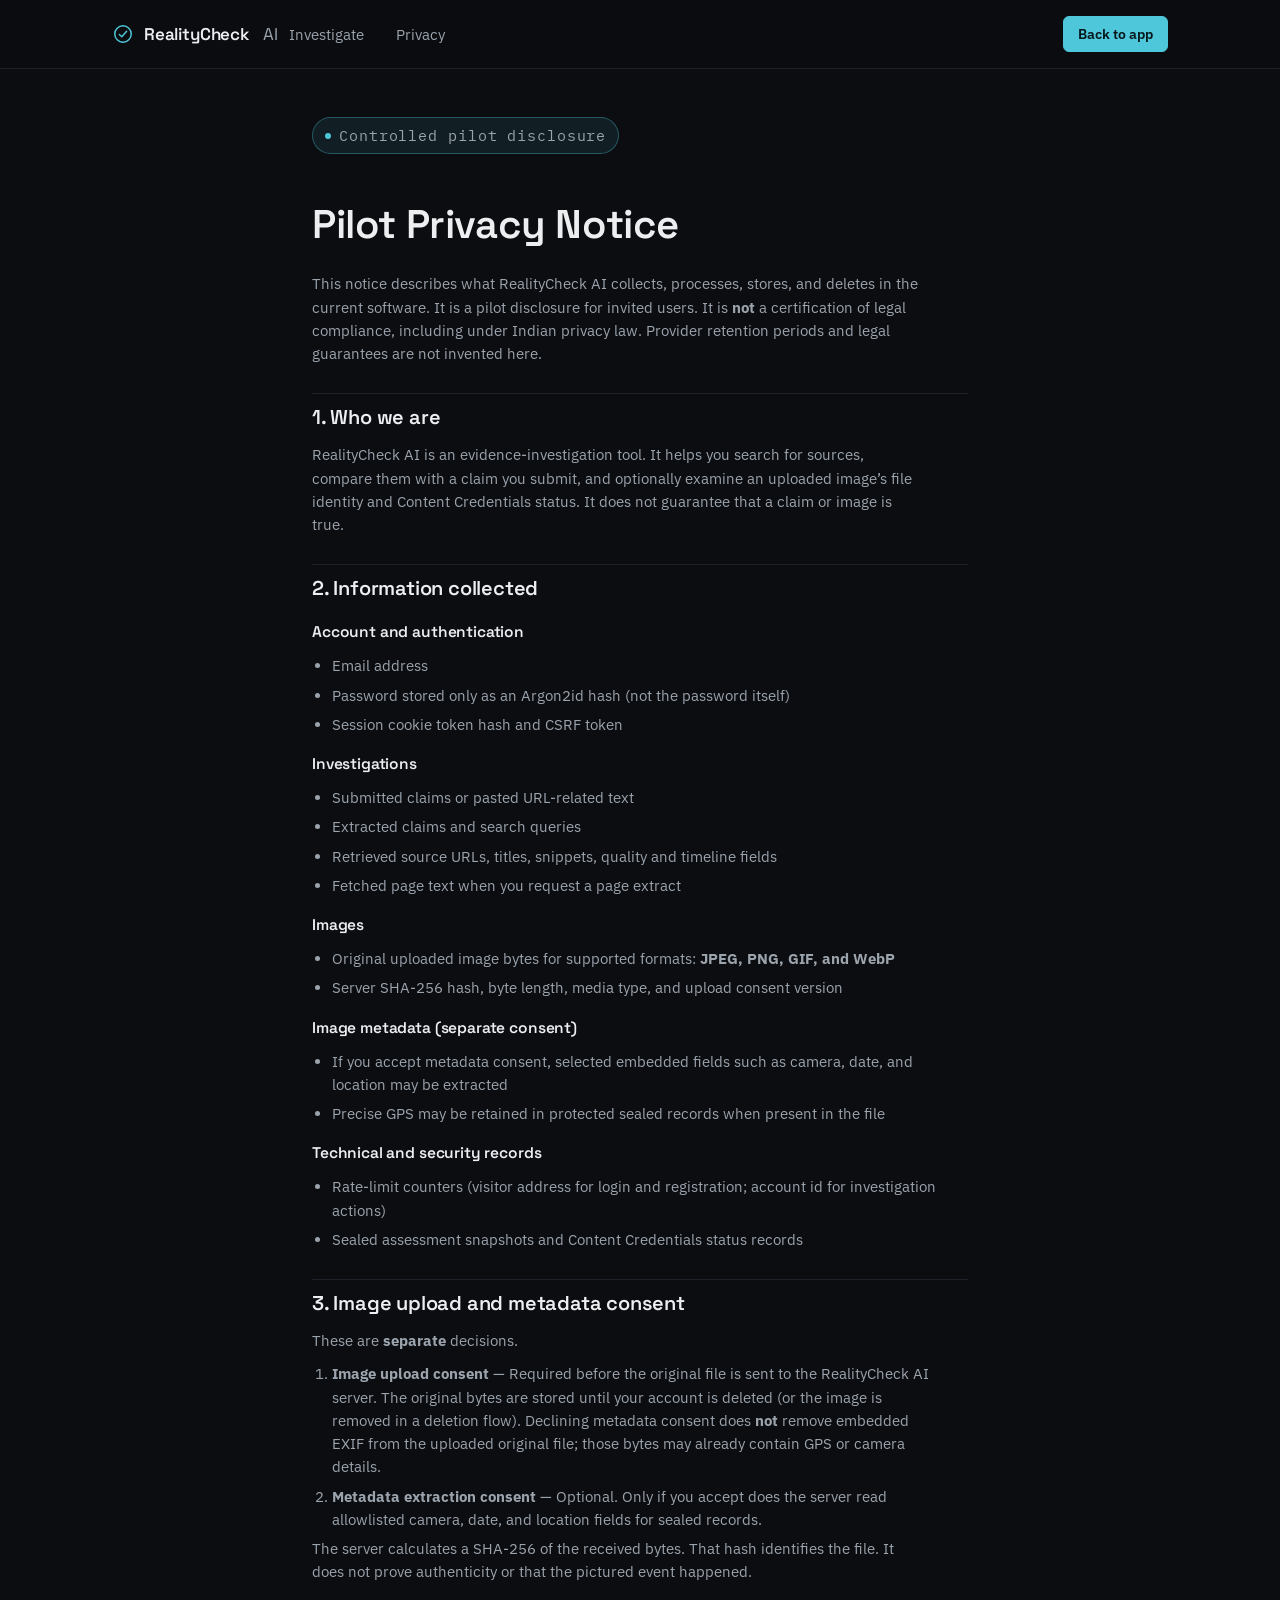
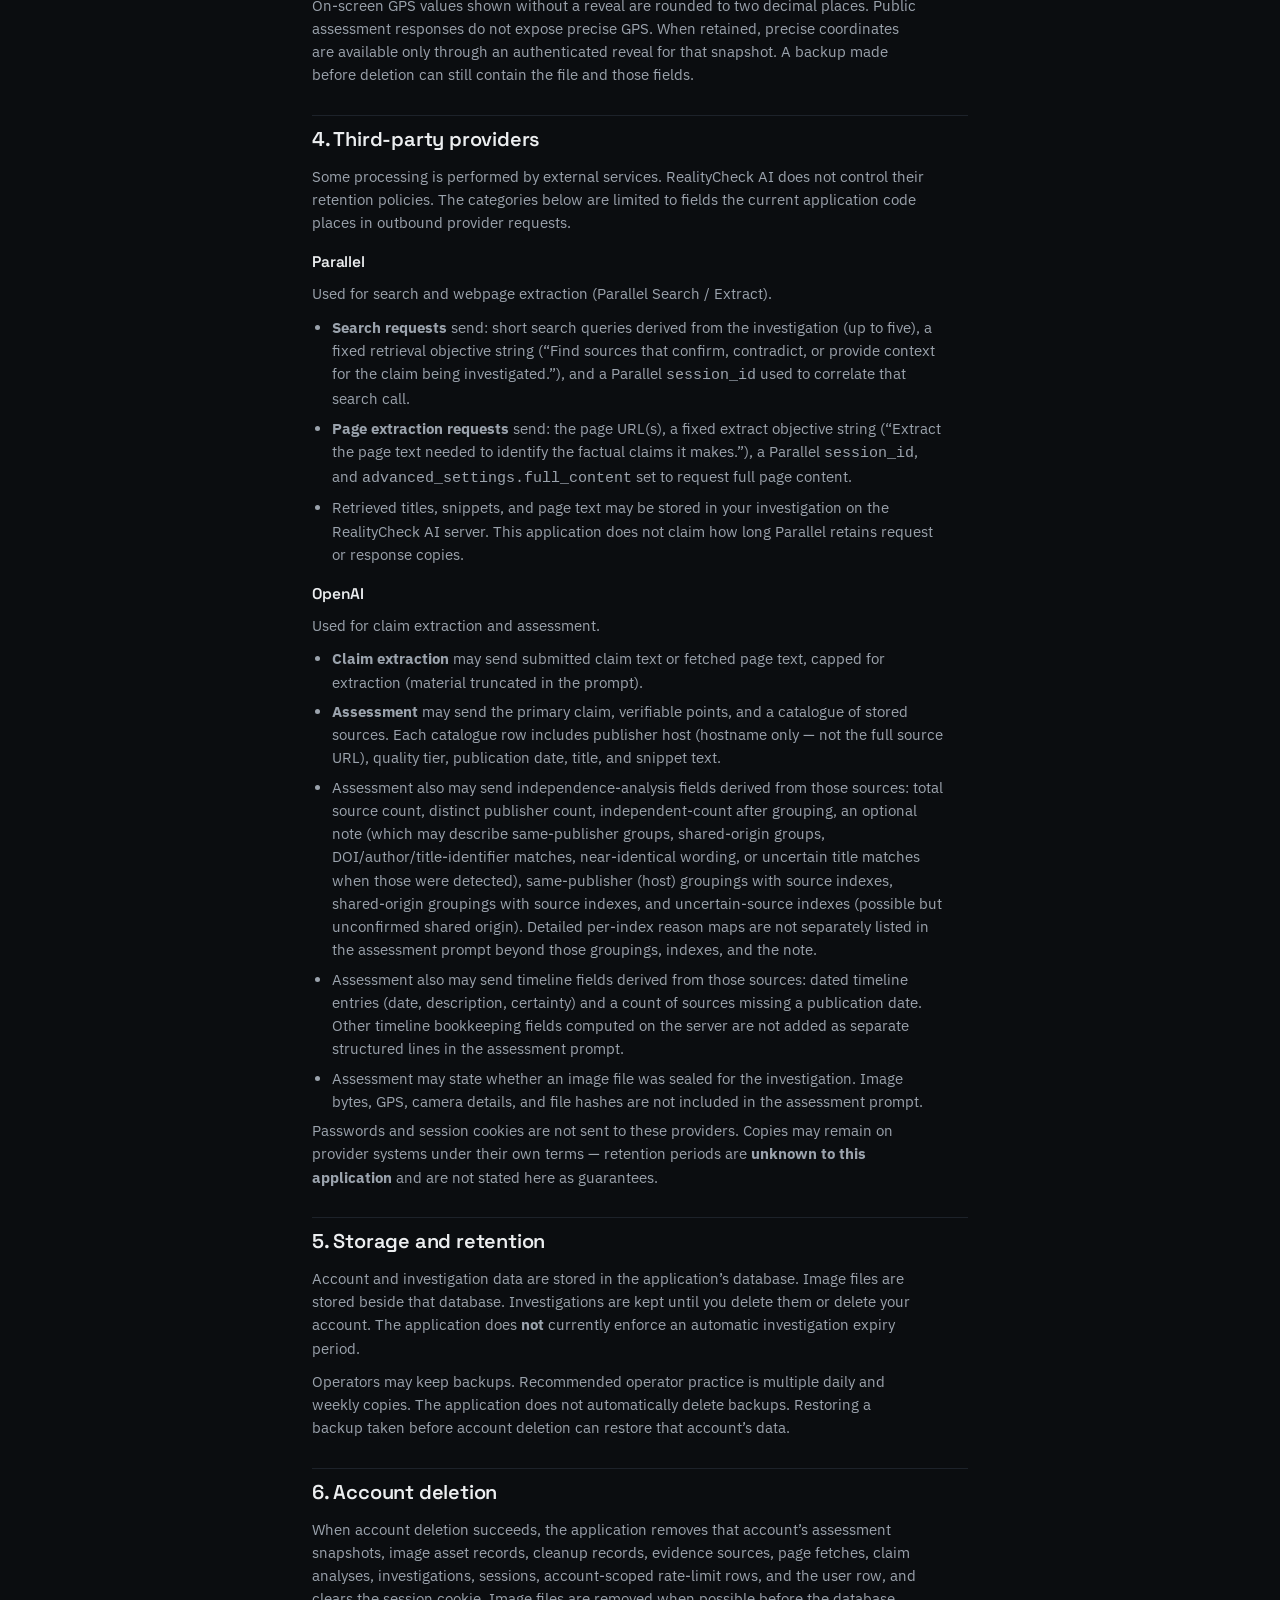
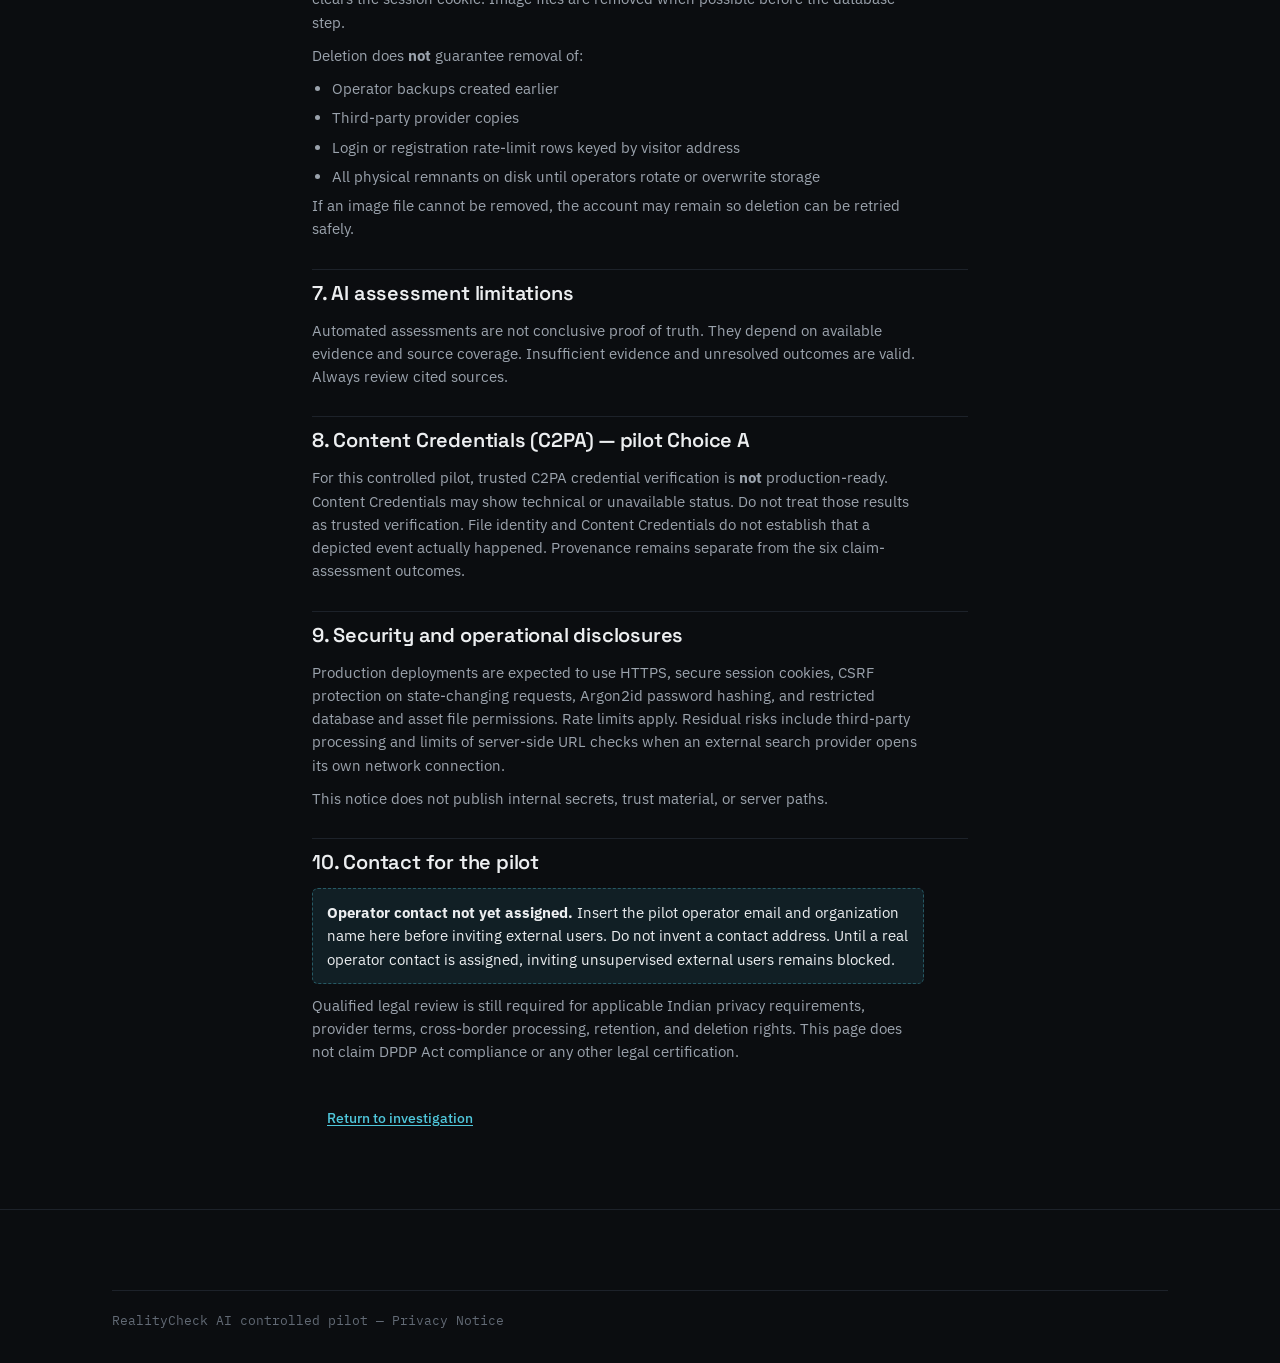
<file: frontend/privacy.html>
<!DOCTYPE html>
<html lang="en">
<head>
<meta charset="utf-8">
<meta name="viewport" content="width=device-width, initial-scale=1.0">
<title>Pilot Privacy Notice — RealityCheck AI</title>
<meta name="description" content="Privacy notice for the RealityCheck AI controlled pilot.">
<link rel="preconnect" href="https://fonts.googleapis.com">
<link rel="preconnect" href="https://fonts.gstatic.com" crossorigin>
<link href="https://fonts.googleapis.com/css2?family=Space+Grotesk:wght@400;500;600;700&family=IBM+Plex+Sans:wght@400;500;600&family=IBM+Plex+Mono:wght@400;500&display=swap" rel="stylesheet">
<link rel="stylesheet" href="styles.css">
</head>
<body>

<header class="nav">
  <div class="wrap nav-inner">
    <a href="index.html#top" class="logo" aria-label="RealityCheck AI home">
      <svg class="logo-mark" viewBox="0 0 24 24" fill="none" xmlns="http://www.w3.org/2000/svg" aria-hidden="true">
        <circle cx="12" cy="12" r="9" stroke="#4FC7DB" stroke-width="1.6"></circle>
        <path d="M8 12.5L10.7 15L16 9" stroke="#4FC7DB" stroke-width="1.6" stroke-linecap="round" stroke-linejoin="round"></path>
      </svg>
      RealityCheck<span style="color:var(--text-muted); font-weight:400;">&nbsp;AI</span>
    </a>
    <ul class="nav-links">
      <li><a href="index.html#investigate-panel">Investigate</a></li>
      <li><a href="privacy.html" aria-current="page">Privacy</a></li>
    </ul>
    <div class="nav-actions">
      <a href="index.html#investigate-panel" class="btn btn-primary btn-sm">Back to app</a>
    </div>
  </div>
</header>

<main class="privacy-page">
  <article class="wrap privacy-article">
    <p class="eyebrow"><span class="eyebrow-dot"></span>Controlled pilot disclosure</p>
    <h1>Pilot Privacy Notice</h1>
    <p class="privacy-lede">This notice describes what RealityCheck AI collects, processes, stores, and deletes in the current software. It is a pilot disclosure for invited users. It is <strong>not</strong> a certification of legal compliance, including under Indian privacy law. Provider retention periods and legal guarantees are not invented here.</p>

    <section>
      <h2>1. Who we are</h2>
      <p>RealityCheck AI is an evidence-investigation tool. It helps you search for sources, compare them with a claim you submit, and optionally examine an uploaded image’s file identity and Content Credentials status. It does not guarantee that a claim or image is true.</p>
    </section>

    <section>
      <h2>2. Information collected</h2>
      <h3>Account and authentication</h3>
      <ul>
        <li>Email address</li>
        <li>Password stored only as an Argon2id hash (not the password itself)</li>
        <li>Session cookie token hash and CSRF token</li>
      </ul>
      <h3>Investigations</h3>
      <ul>
        <li>Submitted claims or pasted URL-related text</li>
        <li>Extracted claims and search queries</li>
        <li>Retrieved source URLs, titles, snippets, quality and timeline fields</li>
        <li>Fetched page text when you request a page extract</li>
      </ul>
      <h3>Images</h3>
      <ul>
        <li>Original uploaded image bytes for supported formats: <strong>JPEG, PNG, GIF, and WebP</strong></li>
        <li>Server SHA-256 hash, byte length, media type, and upload consent version</li>
      </ul>
      <h3>Image metadata (separate consent)</h3>
      <ul>
        <li>If you accept metadata consent, selected embedded fields such as camera, date, and location may be extracted</li>
        <li>Precise GPS may be retained in protected sealed records when present in the file</li>
      </ul>
      <h3>Technical and security records</h3>
      <ul>
        <li>Rate-limit counters (visitor address for login and registration; account id for investigation actions)</li>
        <li>Sealed assessment snapshots and Content Credentials status records</li>
      </ul>
    </section>

    <section>
      <h2>3. Image upload and metadata consent</h2>
      <p>These are <strong>separate</strong> decisions.</p>
      <ol>
        <li><strong>Image upload consent</strong> — Required before the original file is sent to the RealityCheck AI server. The original bytes are stored until your account is deleted (or the image is removed in a deletion flow). Declining metadata consent does <strong>not</strong> remove embedded EXIF from the uploaded original file; those bytes may already contain GPS or camera details.</li>
        <li><strong>Metadata extraction consent</strong> — Optional. Only if you accept does the server read allowlisted camera, date, and location fields for sealed records.</li>
      </ol>
      <p>The server calculates a SHA-256 of the received bytes. That hash identifies the file. It does not prove authenticity or that the pictured event happened.</p>
      <p>On-screen GPS values shown without a reveal are rounded to two decimal places. Public assessment responses do not expose precise GPS. When retained, precise coordinates are available only through an authenticated reveal for that snapshot. A backup made before deletion can still contain the file and those fields.</p>
    </section>

    <section>
      <h2>4. Third-party providers</h2>
      <p>Some processing is performed by external services. RealityCheck AI does not control their retention policies. The categories below are limited to fields the current application code places in outbound provider requests.</p>
      <h3>Parallel</h3>
      <p>Used for search and webpage extraction (Parallel Search / Extract).</p>
      <ul>
        <li><strong>Search requests</strong> send: short search queries derived from the investigation (up to five), a fixed retrieval objective string (“Find sources that confirm, contradict, or provide context for the claim being investigated.”), and a Parallel <code>session_id</code> used to correlate that search call.</li>
        <li><strong>Page extraction requests</strong> send: the page URL(s), a fixed extract objective string (“Extract the page text needed to identify the factual claims it makes.”), a Parallel <code>session_id</code>, and <code>advanced_settings.full_content</code> set to request full page content.</li>
        <li>Retrieved titles, snippets, and page text may be stored in your investigation on the RealityCheck AI server. This application does not claim how long Parallel retains request or response copies.</li>
      </ul>
      <h3>OpenAI</h3>
      <p>Used for claim extraction and assessment.</p>
      <ul>
        <li><strong>Claim extraction</strong> may send submitted claim text or fetched page text, capped for extraction (material truncated in the prompt).</li>
        <li><strong>Assessment</strong> may send the primary claim, verifiable points, and a catalogue of stored sources. Each catalogue row includes publisher host (hostname only — not the full source URL), quality tier, publication date, title, and snippet text.</li>
        <li>Assessment also may send independence-analysis fields derived from those sources: total source count, distinct publisher count, independent-count after grouping, an optional note (which may describe same-publisher groups, shared-origin groups, DOI/author/title-identifier matches, near-identical wording, or uncertain title matches when those were detected), same-publisher (host) groupings with source indexes, shared-origin groupings with source indexes, and uncertain-source indexes (possible but unconfirmed shared origin). Detailed per-index reason maps are not separately listed in the assessment prompt beyond those groupings, indexes, and the note.</li>
        <li>Assessment also may send timeline fields derived from those sources: dated timeline entries (date, description, certainty) and a count of sources missing a publication date. Other timeline bookkeeping fields computed on the server are not added as separate structured lines in the assessment prompt.</li>
        <li>Assessment may state whether an image file was sealed for the investigation. Image bytes, GPS, camera details, and file hashes are not included in the assessment prompt.</li>
      </ul>
      <p>Passwords and session cookies are not sent to these providers. Copies may remain on provider systems under their own terms — retention periods are <strong>unknown to this application</strong> and are not stated here as guarantees.</p>
    </section>

    <section>
      <h2>5. Storage and retention</h2>
      <p>Account and investigation data are stored in the application’s database. Image files are stored beside that database. Investigations are kept until you delete them or delete your account. The application does <strong>not</strong> currently enforce an automatic investigation expiry period.</p>
      <p>Operators may keep backups. Recommended operator practice is multiple daily and weekly copies. The application does not automatically delete backups. Restoring a backup taken before account deletion can restore that account’s data.</p>
    </section>

    <section>
      <h2>6. Account deletion</h2>
      <p>When account deletion succeeds, the application removes that account’s assessment snapshots, image asset records, cleanup records, evidence sources, page fetches, claim analyses, investigations, sessions, account-scoped rate-limit rows, and the user row, and clears the session cookie. Image files are removed when possible before the database step.</p>
      <p>Deletion does <strong>not</strong> guarantee removal of:</p>
      <ul>
        <li>Operator backups created earlier</li>
        <li>Third-party provider copies</li>
        <li>Login or registration rate-limit rows keyed by visitor address</li>
        <li>All physical remnants on disk until operators rotate or overwrite storage</li>
      </ul>
      <p>If an image file cannot be removed, the account may remain so deletion can be retried safely.</p>
    </section>

    <section>
      <h2>7. AI assessment limitations</h2>
      <p>Automated assessments are not conclusive proof of truth. They depend on available evidence and source coverage. Insufficient evidence and unresolved outcomes are valid. Always review cited sources.</p>
    </section>

    <section>
      <h2>8. Content Credentials (C2PA) — pilot Choice A</h2>
      <p>For this controlled pilot, trusted C2PA credential verification is <strong>not</strong> production-ready. Content Credentials may show technical or unavailable status. Do not treat those results as trusted verification. File identity and Content Credentials do not establish that a depicted event actually happened. Provenance remains separate from the six claim-assessment outcomes.</p>
    </section>

    <section>
      <h2>9. Security and operational disclosures</h2>
      <p>Production deployments are expected to use HTTPS, secure session cookies, CSRF protection on state-changing requests, Argon2id password hashing, and restricted database and asset file permissions. Rate limits apply. Residual risks include third-party processing and limits of server-side URL checks when an external search provider opens its own network connection.</p>
      <p>This notice does not publish internal secrets, trust material, or server paths.</p>
    </section>

    <section>
      <h2>10. Contact for the pilot</h2>
      <p class="privacy-placeholder"><strong>Operator contact not yet assigned.</strong> Insert the pilot operator email and organization name here before inviting external users. Do not invent a contact address. Until a real operator contact is assigned, inviting unsupervised external users remains blocked.</p>
      <p>Qualified legal review is still required for applicable Indian privacy requirements, provider terms, cross-border processing, retention, and deletion rights. This page does not claim DPDP Act compliance or any other legal certification.</p>
    </section>

    <p class="privacy-back"><a class="btn btn-ghost btn-sm" href="index.html#investigate-panel">Return to investigation</a></p>
  </article>
</main>

<footer>
  <div class="wrap">
    <div class="footer-bottom">RealityCheck AI controlled pilot — Privacy Notice</div>
  </div>
</footer>

</body>
</html>
</file>
<file: frontend/styles.css>
:root { --bg: #0B0D10; --bg-elevated: #101318; --surface: #151920; --surface-2: #1A1F27; --border: #262B33; --border-soft: #1D222A; --text: #ECEEF0; --text-muted: #9BA3AD; --text-faint: #626A75; --accent: #4FC7DB; --accent-dim: #2E6E7A; --accent-soft: rgba(79,199,219,0.10); --accent-soft-border: rgba(79,199,219,0.35); --verified: #6FCF97; --partial: #E0B84C; --contradicted: #E0776C; --insufficient: #8A93A0; --manipulation: #B08CE0; --unresolved: #E08A4C; --radius-sm: 6px; --radius-md: 10px; --font-display: 'Space Grotesk', sans-serif; --font-body: 'IBM Plex Sans', sans-serif; --font-mono: 'IBM Plex Mono', monospace; --maxw: 1120px; }

* { box-sizing: border-box; }

html { scroll-behavior: smooth; }

body { margin: 0px; background: var(--bg); color: var(--text); font-family: var(--font-body); font-size: 16px; line-height: 1.55; -webkit-font-smoothing: antialiased; }

h1, h2, h3, h4 { font-family: var(--font-display); font-weight: 600; margin: 0px; letter-spacing: -0.01em; }

p { margin: 0px; }

a { color: inherit; }

button { font-family: inherit; }

img { max-width: 100%; display: block; }

::selection { background: var(--accent-soft-border); color: var(--text); }

:focus-visible { outline: 2px solid var(--accent); outline-offset: 2px; border-radius: 4px; }

.skip-link {
  position: absolute;
  left: 16px;
  top: -48px;
  z-index: 100;
  padding: 10px 14px;
  background: var(--accent);
  color: rgb(6, 23, 27);
  font-weight: 600;
  border-radius: var(--radius-sm);
  text-decoration: none;
}
.skip-link:focus {
  top: 12px;
  outline: 2px solid var(--text);
  outline-offset: 2px;
}

.wrap { max-width: var(--maxw); margin: 0px auto; padding: 0px 32px; }

@media (max-width: 640px) {
  .wrap { padding: 0px 20px; }
}

header.nav { position: sticky; top: 0px; z-index: 40; background: rgba(11, 13, 16, 0.82); backdrop-filter: blur(10px); border-bottom: 1px solid var(--border-soft); }

.nav-inner { display: flex; align-items: center; justify-content: space-between; height: 68px; gap: 12px; position: relative; }

.logo { display: flex; align-items: center; gap: 10px; font-family: var(--font-display); font-weight: 600; font-size: 17px; letter-spacing: -0.01em; text-decoration: none; color: var(--text); }

.logo-mark { width: 22px; height: 22px; flex-shrink: 0; }

.primary-nav { display: block; }

.nav-links { display: flex; gap: 32px; list-style: none; margin: 0px; padding: 0px; }

.nav-links a { text-decoration: none; color: var(--text-muted); font-size: 14.5px; transition: color 0.15s; }

.nav-links a:hover { color: var(--text); }

.nav-actions { display: flex; align-items: center; gap: 14px; margin-left: auto; }
#account-btn[hidden] { display: none !important; }

.nav-mobile-toggle {
  display: none;
  margin-left: auto;
  background: var(--surface-2);
  border: 1px solid var(--border);
  color: var(--text);
  font-size: 13.5px;
  font-weight: 500;
  padding: 8px 12px;
  border-radius: var(--radius-sm);
  cursor: pointer;
  min-height: 44px;
}

.btn { display: inline-flex; align-items: center; justify-content: center; gap: 8px; font-size: 14.5px; font-weight: 500; padding: 9px 18px; border-radius: var(--radius-sm); border: 1px solid var(--border); background: transparent; color: var(--text); cursor: pointer; text-decoration: none; transition: border-color 0.15s, background 0.15s, transform 0.1s; }

.btn:hover { border-color: rgb(58, 65, 76); background: var(--surface-2); }

.btn-primary { background: var(--accent); border-color: var(--accent); color: rgb(6, 23, 27); font-weight: 600; }

.btn-primary:hover { background: rgb(99, 210, 227); border-color: rgb(99, 210, 227); }

.btn-ghost { border-color: transparent; color: var(--text-muted); }

.btn-ghost:hover { color: var(--text); background: var(--surface); }

.btn-sm { padding: 7px 14px; font-size: 13.5px; }

.btn:active { transform: translateY(1px); }

@media (max-width: 780px) {
  .nav-mobile-toggle { display: inline-flex; align-items: center; }
  .nav-actions .btn-primary { display: none; }
  .primary-nav {
    display: none;
    position: absolute;
    left: 0;
    right: 0;
    top: 68px;
    background: rgba(11, 13, 16, 0.98);
    border-bottom: 1px solid var(--border);
    padding: 12px 20px 16px;
  }
  .primary-nav.is-open { display: block; }
  .nav-links {
    flex-direction: column;
    gap: 4px;
  }
  .nav-links a {
    display: flex;
    align-items: center;
    min-height: 44px;
    padding: 8px 4px;
  }
}

#screen-home.hidden, #screen-investigating.hidden, #screen-results.hidden { display: none; }

.hero { padding: 88px 0px 72px; text-align: center; }

.eyebrow { display: inline-flex; align-items: center; gap: 8px; font-family: var(--font-mono); font-size: 12px; letter-spacing: 0.06em; color: var(--accent); background: var(--accent-soft); border: 1px solid var(--accent-soft-border); padding: 6px 12px; border-radius: 100px; margin-bottom: 28px; }

.eyebrow-dot { width: 6px; height: 6px; border-radius: 50%; background: var(--accent); }

.hero h1 { font-size: clamp(34px, 5.2vw, 56px); line-height: 1.08; max-width: 760px; margin: 0px auto; color: var(--text); }

.hero-sub { max-width: 560px; margin: 22px auto 0px; color: var(--text-muted); font-size: 17px; }

.panel { max-width: 720px; margin: 48px auto 0px; background: linear-gradient(180deg, var(--surface), var(--bg-elevated)); border: 1px solid var(--border); border-radius: 16px; padding: 32px; text-align: left; box-shadow: rgba(0, 0, 0, 0.6) 0px 20px 60px -30px; }

.panel-title { font-size: 19px; margin-bottom: 18px; text-align: center; }

.panel-input-row { display: flex; flex-direction: column; gap: 12px; }

.field-label {
  display: block;
  margin: 0;
  font-size: 13.5px;
  font-weight: 600;
  color: var(--text);
}

.field-hint {
  margin: 0;
  font-size: 12.5px;
  line-height: 1.45;
  color: var(--text-muted);
  max-width: 68ch;
}

.field-hint code {
  font-family: var(--font-mono, ui-monospace, SFMono-Regular, Menlo, Consolas, monospace);
  font-size: 0.95em;
  color: var(--text);
}

.investigate-input { width: 100%; resize: none; background: var(--bg-elevated); border: 1px solid var(--border); border-radius: var(--radius-md); color: var(--text); font-family: var(--font-body); font-size: 15px; padding: 16px; min-height: 64px; transition: border-color 0.15s; }

.investigate-input::placeholder { color: var(--text-faint); }

.investigate-input:focus,
.investigate-input:focus-visible {
  border: 1px solid var(--accent);
  outline: 2px solid var(--accent);
  outline-offset: 2px;
  box-shadow: 0 0 0 3px var(--accent-soft);
}

.investigate-input.shake { animation: 0.35s ease 0s 1 normal none running shake; border-color: var(--contradicted); }

@keyframes shake { 
  25% { transform: translateX(-4px); }
  75% { transform: translateX(4px); }
}

.panel-tools { display: flex; gap: 10px; flex-wrap: wrap; }

.tool-btn { display: flex; align-items: center; gap: 8px; font-size: 13.5px; color: var(--text-muted); background: var(--surface-2); border: 1px solid var(--border); padding: 8px 14px; border-radius: 100px; cursor: pointer; transition: color 0.15s, border-color 0.15s; }

.tool-btn:hover { color: var(--text); border-color: rgb(58, 65, 76); }

.tool-btn svg { width: 14px; height: 14px; }

.panel-preview { display: flex; align-items: center; gap: 12px; background: var(--bg-elevated); border: 1px dashed var(--border); border-radius: var(--radius-md); padding: 10px 12px; }

.panel-preview img { width: 44px; height: 44px; object-fit: cover; border-radius: 6px; border: 1px solid var(--border); flex-shrink: 0; }

.panel-preview-text { font-size: 13px; color: var(--text-muted); }

.panel-preview-text strong { color: var(--text); font-weight: 500; }

.panel-preview-icon { width: 32px; height: 32px; flex-shrink: 0; display: flex; align-items: center; justify-content: center; border-radius: 6px; border: 1px solid var(--border); color: var(--text-faint); }

.panel-preview-icon svg { width: 16px; height: 16px; }

.panel-preview .preview-filled { display: none; align-items: center; gap: 12px; }

.panel-preview .preview-empty { display: flex; align-items: center; gap: 12px; }

.panel-preview.has-image .preview-empty { display: none; }

.panel-preview.has-image .preview-filled { display: flex; }

.panel-submit-row { display: flex; align-items: center; justify-content: space-between; gap: 16px; margin-top: 6px; }

.panel-hint { font-size: 13px; color: var(--text-faint); }

.check-actions { display: flex; flex-direction: column; align-items: flex-end; gap: 8px; max-width: min(100%, 320px); }

.consent-gate-hint {
  margin: 0;
  text-align: right;
  font-size: 12.5px;
  line-height: 1.45;
  color: var(--text-muted);
}

.consent-gate-hint[hidden] { display: none !important; }

.check-btn { padding: 12px 26px; font-size: 15px; border-radius: 100px; }

.check-btn.is-consent-blocked,
.check-btn[aria-disabled="true"] {
  opacity: 0.5;
  cursor: not-allowed;
  background: var(--surface-2);
  border-color: var(--border);
  color: var(--text-muted);
}

.check-btn.is-consent-blocked:hover,
.check-btn[aria-disabled="true"]:hover {
  background: var(--surface-2);
  border-color: var(--border);
  color: var(--text-muted);
}

@media (max-width: 780px) {
  .panel-submit-row { flex-direction: column; align-items: stretch; }
  .check-actions { align-items: stretch; max-width: none; }
  .consent-gate-hint { text-align: left; }
  .check-btn { width: 100%; }
}

.panel-footnote { text-align: center; margin-top: 22px; font-size: 13.5px; color: var(--text-faint); font-style: normal; }

section.block { padding: 96px 0px; border-top: 1px solid var(--border-soft); }

.block-head { max-width: 620px; margin-bottom: 48px; }

.block-head h2 { font-size: clamp(24px, 3vw, 32px); }

.block-head p { color: var(--text-muted); margin-top: 12px; font-size: 15.5px; }

.block-head.center { margin-left: auto; margin-right: auto; text-align: center; }

.examples-grid { display: grid; grid-template-columns: repeat(3, 1fr); gap: 20px; }

@media (max-width: 860px) {
  .examples-grid { grid-template-columns: 1fr; }
}

.example-card { border: 1px solid var(--border); border-radius: var(--radius-md); padding: 24px; background: var(--surface); display: flex; flex-direction: column; gap: 14px; }

.example-kind { font-family: var(--font-mono); font-size: 11.5px; letter-spacing: 0.06em; color: var(--text-faint); }

.example-card p.example-q { font-size: 15.5px; color: var(--text); line-height: 1.4; }

.example-try { margin-top: auto; background: none; border-width: medium; border-style: none; border-color: currentcolor; border-image: none; color: var(--accent); font-size: 14px; font-weight: 500; padding: 0px; cursor: pointer; text-align: left; display: inline-flex; align-items: center; gap: 6px; }

.example-try:hover { text-decoration: underline; }

.steps-grid { display: grid; grid-template-columns: repeat(4, 1fr); gap: 0px; border-top: 1px solid var(--border-soft); }

@media (max-width: 860px) {
  .steps-grid { grid-template-columns: 1fr 1fr; }
}

@media (max-width: 540px) {
  .steps-grid { grid-template-columns: 1fr; }
}

.step-item { padding: 28px 24px 0px 0px; border-right: 1px solid var(--border-soft); }

.step-item:last-child { border-right-width: medium; border-right-style: none; border-right-color: currentcolor; }

@media (max-width: 860px) {
  .step-item { border-right: 1px solid var(--border-soft); padding-bottom: 24px; }
  .step-item:nth-child(2n) { border-right-width: medium; border-right-style: none; border-right-color: currentcolor; }
}

.step-num { font-family: var(--font-mono); font-size: 13px; color: var(--accent); margin-bottom: 14px; }

.step-title { font-size: 15.5px; font-weight: 600; margin-bottom: 8px; font-family: var(--font-display); }

.step-desc { font-size: 14px; color: var(--text-muted); }

.chain { display: flex; align-items: center; gap: 0px; overflow-x: auto; padding-bottom: 8px; }

.chain-node { display: flex; flex-direction: column; align-items: center; gap: 10px; min-width: 132px; flex-shrink: 0; }

.chain-dot { width: 12px; height: 12px; border-radius: 50%; background: var(--surface-2); border: 2px solid var(--accent); }

.chain-label { font-family: var(--font-mono); font-size: 12px; letter-spacing: 0.04em; color: var(--text-muted); text-align: center; white-space: nowrap; }

.chain-line { flex: 1 0 24px; min-width: 24px; height: 1px; background: linear-gradient(90deg, var(--border), var(--accent-dim), var(--border)); }

@media (max-width: 640px) {
  .chain { flex-direction: column; align-items: flex-start; }
  .chain-node { flex-direction: row; min-width: 0px; }
  .chain-line { width: 1px; height: 24px; min-width: 0px; flex: 0 0 auto; margin-left: 5px; background: linear-gradient(180deg, var(--border), var(--accent-dim), var(--border)); }
}

.chain-caption { max-width: 480px; margin-top: 28px; color: var(--text-muted); font-size: 14.5px; }

.assess-grid { display: grid; grid-template-columns: repeat(3, 1fr); gap: 14px; }

@media (max-width: 780px) {
  .assess-grid { grid-template-columns: repeat(2, 1fr); }
}

@media (max-width: 480px) {
  .assess-grid { grid-template-columns: 1fr; }
}

.assess-card {               border-left: 3px solid var(--c); border-radius: var(--radius-sm); padding: 20px 18px; background: var(--surface); }

.assess-title { font-family: var(--font-mono); font-size: 12.5px; letter-spacing: 0.04em; color: var(--c); margin-bottom: 10px; }

.assess-desc { font-size: 13.5px; color: var(--text-muted); line-height: 1.5; }

.disclaimer { margin-top: 28px; font-size: 13.5px; color: var(--text-faint); }

footer { border-top: 1px solid var(--border-soft); padding: 48px 0px 36px; }

.footer-top { display: flex; justify-content: space-between; align-items: flex-start; flex-wrap: wrap; gap: 24px; }

.footer-brand .logo { margin-bottom: 8px; }

.footer-tag { color: var(--text-faint); font-size: 13.5px; }

.footer-links { display: flex; gap: 28px; list-style: none; padding: 0px; margin: 0px; flex-wrap: wrap; }

.footer-links a { color: var(--text-muted); font-size: 13.5px; text-decoration: none; }

.footer-links a:hover { color: var(--text); }

.footer-bottom { margin-top: 32px; padding-top: 20px; border-top: 1px solid var(--border-soft); font-size: 12.5px; color: var(--text-faint); font-family: var(--font-mono); }

.investigating-wrap { min-height: calc(-68px + 100vh); display: flex; align-items: center; justify-content: center; padding: 60px 20px; }

.investigating-card { max-width: 480px; width: 100%; text-align: center; }

.spinner { width: 40px; height: 40px; margin: 0px auto 28px; border-radius: 50%;                 border-top-color: var(--accent); animation: 0.9s linear 0s infinite normal none running spin; }

@media (prefers-reduced-motion: reduce) {
  .spinner { animation: none; border-top-color: var(--border); }
}

@keyframes spin { 
  100% { transform: rotate(360deg); }
}

.investigating-title { font-size: 20px; margin-bottom: 6px; }

.investigating-claim { font-size: 14px; color: var(--text-muted); margin-bottom: 32px; font-style: normal; }

.check-list { list-style: none; padding: 0px; margin: 0px; text-align: left; display: flex; flex-direction: column; gap: 14px; }

.check-item { display: flex; align-items: center; gap: 12px; font-size: 14.5px; color: var(--text-faint); opacity: 0.5; transition: opacity 0.3s, color 0.3s; }

.check-item.active { color: var(--text-muted); opacity: 1; }

.check-item.done { color: var(--text); opacity: 1; }

.check-icon { width: 18px; height: 18px; border-radius: 50%; border: 1.5px solid var(--border); flex-shrink: 0; display: flex; align-items: center; justify-content: center; }

.check-item.done .check-icon { border-color: var(--verified); background: rgba(111, 207, 151, 0.12); }

.check-item.active .check-icon { border-color: var(--accent); }

.check-icon svg { width: 10px; height: 10px; opacity: 0; transition: opacity 0.2s; }

.check-item.done .check-icon svg { opacity: 1; }

.view-results-btn { margin-top: 36px; opacity: 0; pointer-events: none; transition: opacity 0.3s; }

.view-results-btn.show { opacity: 1; pointer-events: auto; }

.results-wrap { padding: 48px 0px 96px; }

.results-topbar { display: flex; align-items: center; justify-content: space-between; margin-bottom: 32px; flex-wrap: wrap; gap: 12px; }

.demo-tag { font-family: var(--font-mono); font-size: 11.5px; letter-spacing: 0.06em; color: var(--partial); background: rgba(224, 184, 76, 0.1); border: 1px solid rgba(224, 184, 76, 0.3); padding: 5px 11px; border-radius: 100px; }

.claim-card { border: 1px solid var(--border); border-radius: var(--radius-md); padding: 28px; background: var(--surface); margin-bottom: 40px; }

.claim-label { font-family: var(--font-mono); font-size: 12px; color: var(--text-faint); margin-bottom: 10px; }

.claim-text { font-size: 19px; font-family: var(--font-display); font-weight: 500; margin-bottom: 24px; }

.claim-meta { display: flex; gap: 28px; flex-wrap: wrap; }

.meta-item { }

.meta-k { font-size: 12px; color: var(--text-faint); margin-bottom: 4px; }

.meta-v { font-size: 15px; font-weight: 500; }

.meta-v.assessment-partial { color: var(--partial); }

.confidence-bar { width: 140px; height: 6px; border-radius: 4px; background: var(--border); overflow: hidden; margin-top: 8px; }

.confidence-fill { height: 100%; width: 72%; background: var(--text-faint); border-radius: 4px; }

.confidence-caption { font-size: 11.5px; color: var(--text-faint); margin-top: 6px; }

.why-toggle { margin-top: 22px; background: none; border-width: medium; border-style: none; border-color: currentcolor; border-image: none; color: var(--accent); font-size: 14px; font-weight: 500; padding: 0px; cursor: pointer; }

.why-toggle:hover { text-decoration: underline; }

.why-panel { margin-top: 18px; padding-top: 18px; border-top: 1px solid var(--border-soft); display: flex; flex-direction: column; gap: 10px; }

.why-row { display: flex; justify-content: space-between; gap: 16px; font-size: 13.5px; }

.why-k { color: var(--text-muted); }

.why-v { color: var(--text); font-weight: 500; text-align: right; }

.findings-list { list-style: none; padding: 0px; margin: 0px 0px 40px; display: flex; flex-direction: column; gap: 14px; }

.finding { display: flex; gap: 12px; align-items: flex-start; font-size: 14.5px; color: var(--text); padding: 14px 16px; border: 1px solid var(--border); border-radius: var(--radius-sm); background: var(--surface); }

.finding-icon { flex-shrink: 0; margin-top: 1px; font-size: 15px; }

.finding.support .finding-icon { color: var(--verified); }

.finding.caution .finding-icon { color: var(--partial); }

.source-grid { display: grid; grid-template-columns: repeat(3, 1fr); gap: 16px; margin-top: 20px; }

@media (max-width: 860px) {
  .source-grid { grid-template-columns: 1fr; }
}

.source-card { border: 1px solid var(--border); border-radius: var(--radius-md); padding: 20px; background: var(--surface); display: flex; flex-direction: column; gap: 10px; }

.source-name { font-weight: 600; font-size: 14.5px; }

.source-date { font-family: var(--font-mono); font-size: 12px; color: var(--text-faint); }

.source-desc { font-size: 13.5px; color: var(--text-muted); line-height: 1.5; }

.source-view { margin-top: auto; align-self: flex-start; font-size: 13px; color: var(--accent); background: none; border-width: medium; border-style: none; border-color: currentcolor; border-image: none; cursor: pointer; padding: 0px; }

.source-view:hover { text-decoration: underline; }

.demo-note { margin-top: 20px; font-size: 13px; color: var(--text-faint); border-left: 2px solid var(--border); padding-left: 12px; }

.image-details-grid { display: grid; grid-template-columns: 1fr 1fr; gap: 1px; background: var(--border-soft); border: 1px solid var(--border-soft); border-radius: var(--radius-md); overflow: hidden; }

@media (max-width: 640px) {
  .image-details-grid { grid-template-columns: 1fr; }
}

.detail-row { display: flex; justify-content: space-between; gap: 12px; background: var(--surface); padding: 14px 18px; font-size: 13.5px; }

.detail-k { color: var(--text-faint); }

.detail-v { color: var(--text); text-align: right; }

.timeline { list-style: none; margin: 24px 0px 0px; padding: 0px 0px 0px 4px; border-left: 1px solid var(--border); }

.timeline-item { position: relative; padding: 0px 0px 28px 24px; display: flex; flex-direction: column; gap: 4px; }

.timeline-item::before { content: ""; position: absolute; left: -5px; top: 3px; width: 9px; height: 9px; border-radius: 50%; background: var(--bg); border: 2px solid var(--accent); }

.timeline-item:last-child { padding-bottom: 0px; }

.timeline-date { font-family: var(--font-mono); font-size: 12.5px; color: var(--text-faint); }

.timeline-desc { font-size: 14.5px; color: var(--text); }

.timeline-final::before { border-color: var(--partial); }

.timeline-final .timeline-date { color: var(--partial); }

.results-actions { display: flex; gap: 12px; margin-top: 48px; }

.tooltip-msg { position: fixed; bottom: 28px; left: 50%; transform: translateX(-50%) translateY(10px); background: var(--surface-2); border: 1px solid var(--border); color: var(--text); font-size: 13.5px; padding: 12px 18px; border-radius: var(--radius-md); opacity: 0; pointer-events: none; transition: opacity 0.2s, transform 0.2s; z-index: 100; box-shadow: rgba(0, 0, 0, 0.5) 0px 10px 30px -10px; }

.tooltip-msg.show { opacity: 1; transform: translateX(-50%) translateY(0px); }

.sr-only { position: absolute; width: 1px; height: 1px; padding: 0px; margin: -1px; overflow: hidden; clip: rect(0px, 0px, 0px, 0px); white-space: nowrap; border: 0px; }

/* ===== Phase 2 additions — existing tokens only, no redesign ===== */

/* the six assessment colours (only --partial existed before) */
.meta-v.assessment-verified { color: var(--verified); }
.meta-v.assessment-contradicted { color: var(--contradicted); }
.meta-v.assessment-insufficient { color: var(--insufficient); }
.meta-v.assessment-manipulation { color: var(--manipulation); }
.meta-v.assessment-unresolved { color: var(--unresolved); }

.demo-tag.live-tag {
  color: var(--verified);
  background: rgba(111, 207, 151, 0.10);
  border-color: rgba(111, 207, 151, 0.30);
}

/* source quality */
.source-meta-row { display: flex; align-items: center; gap: 10px; flex-wrap: wrap; }

.quality-badge {
  font-family: var(--font-mono);
  font-size: 11px;
  letter-spacing: 0.04em;
  padding: 3px 8px;
  border-radius: 100px;
  border: 1px solid var(--border);
  color: var(--text-muted);
}
.quality-high { color: var(--verified); border-color: rgba(111, 207, 151, 0.35); }
.quality-medium { color: var(--accent); border-color: var(--accent-soft-border); }
.quality-low { color: var(--unresolved); border-color: rgba(224, 138, 76, 0.35); }
.quality-unknown { color: var(--text-faint); }

.source-flag {
  font-size: 12.5px;
  color: var(--partial);
  border-left: 2px solid rgba(224, 184, 76, 0.4);
  padding-left: 10px;
}

/* findings */
.finding.contradict .finding-icon { color: var(--contradicted); }
.finding-body { display: flex; flex-direction: column; gap: 6px; }
.finding-refs { font-family: var(--font-mono); font-size: 11.5px; color: var(--text-faint); }

/* evidence chain carrying real values */
.chain-node-detail { align-items: flex-start; min-width: 0; width: 100%; }
.chain-node-detail .chain-dot { margin-top: 5px; }
.chain-body { display: flex; flex-direction: column; gap: 3px; min-width: 0; }
.chain-value {
  font-size: 13.5px;
  color: var(--text);
  white-space: normal;
  max-width: 620px;
}
#results-body .chain {
  flex-direction: column;
  align-items: flex-start;
  overflow-x: visible;
}
#results-body .chain-node { flex-direction: row; gap: 12px; }
#results-body .chain-label { white-space: normal; text-align: left; }
#results-body .chain-line {
  width: 1px; height: 22px; min-width: 0; flex: 0 0 auto; margin-left: 5px;
  background: linear-gradient(180deg, var(--border), var(--accent-dim), var(--border));
}

/* plain content blocks */
.understanding-block {
  border: 1px solid var(--border);
  border-radius: var(--radius-md);
  padding: 20px;
  background: var(--surface);
  display: flex;
  flex-direction: column;
  gap: 10px;
}
.understanding-primary { font-size: 16px; font-family: var(--font-display); font-weight: 500; }

.points-list {
  margin: 0;
  padding-left: 20px;
  display: flex;
  flex-direction: column;
  gap: 8px;
  font-size: 14.5px;
  color: var(--text);
  max-width: 68ch;
}

/* why panel reads as prose rather than a key/value table */
.why-row-stack { flex-direction: column; gap: 4px; }
.why-row-stack .why-v { text-align: left; font-weight: 400; color: var(--text); max-width: 68ch; }

/* timeline certainty */
.timeline-approx::before { border-color: var(--partial); }
.timeline-approx .timeline-date { color: var(--partial); }
.timeline-missing::before { border-color: var(--border); }
.timeline-missing .timeline-desc { color: var(--text-muted); }

/* the file's spinner border was lost when the page was saved */
.spinner { border: 2px solid var(--border); border-top-color: var(--accent); }

#results-body .block-head:first-child { margin-top: 0; }

.auth-dialog { position: fixed; inset: 0; z-index: 80; background: rgba(11, 13, 16, 0.72); display: flex; align-items: center; justify-content: center; padding: 24px; }
.auth-dialog[hidden] { display: none !important; }
.auth-panel { margin: 0; width: min(440px, 100%); max-height: min(90vh, 720px); overflow: auto; }
.account-panel { width: min(520px, 100%); max-height: min(90vh, 720px); overflow: auto; }
.auth-label { display: block; margin-top: 14px; color: var(--text-muted); font-size: 13.5px; }
.auth-input { width: 100%; margin-top: 6px; background: var(--bg-elevated); border: 1px solid var(--border); border-radius: var(--radius-md); color: var(--text); font-family: var(--font-body); font-size: 15px; padding: 12px 14px; }
.auth-input:focus,
.auth-input:focus-visible {
  border: 1px solid var(--accent);
  outline: 2px solid var(--accent);
  outline-offset: 2px;
}
.auth-error { color: var(--contradicted); font-size: 13.5px; margin-top: 12px; }
.auth-panel .panel-submit-row { margin-top: 18px; }

.consent-label {
  display: flex;
  gap: 10px;
  align-items: flex-start;
  margin-top: 14px;
  font-size: 13.5px;
  color: var(--text-muted);
  line-height: 1.5;
  max-width: 68ch;
}
.consent-label input[type="checkbox"] {
  width: 18px;
  height: 18px;
  min-width: 18px;
  margin-top: 2px;
  accent-color: var(--accent);
  cursor: pointer;
}
.consent-label a { color: var(--accent); text-decoration: underline; text-underline-offset: 2px; }

.submit-disclosure {
  margin-top: 16px;
  padding: 12px 14px;
  border: 1px solid var(--border-soft);
  border-radius: var(--radius-sm);
  background: var(--bg-elevated);
  font-size: 13.5px;
  color: var(--text-muted);
  line-height: 1.5;
  max-width: 68ch;
  display: flex;
  flex-direction: column;
  gap: 12px;
}
.submit-disclosure a { color: var(--accent); text-decoration: underline; text-underline-offset: 2px; }
.submit-cost-note { margin: 0; font-size: 13px; color: var(--text-faint); }

.live-limit-note {
  margin: 0;
  padding: 12px 14px;
  border-left: 3px solid var(--partial);
  background: rgba(224, 184, 76, 0.08);
  font-size: 13.5px;
  color: var(--text-muted);
  line-height: 1.5;
  max-width: 68ch;
}

.live-limit-note .live-limit-intro { margin: 0 0 10px; }

.live-limit-outcomes-label {
  margin: 0 0 6px;
  font-size: 12.5px;
  font-weight: 600;
  color: var(--text);
}

.live-limit-outcomes {
  margin: 0;
  padding-left: 1.2em;
  display: grid;
  gap: 4px;
}

.live-limit-outcomes li { margin: 0; }

.image-send-disclosure {
  display: grid;
  gap: 10px;
  margin: 0 0 12px;
}

.image-send-disclosure p {
  margin: 0;
  font-size: 13.5px;
  line-height: 1.5;
  color: var(--text-muted);
  max-width: 68ch;
}

@media (max-width: 780px) {
  .panel-input-row { gap: 14px; }
  .field-hint,
  .image-send-disclosure p,
  .live-limit-note,
  .submit-disclosure p,
  .consent-label {
    font-size: 13px;
    max-width: none;
  }
  .live-limit-outcomes { gap: 6px; }
  .submit-disclosure { gap: 12px; }
  .panel { padding: 22px 18px; }
}

.results-limitations {
  margin-bottom: 12px !important;
  max-width: 72ch;
}
.results-limitations a { color: var(--accent); text-decoration: underline; text-underline-offset: 2px; }
#results-provider-activity {
  margin-bottom: 24px;
  max-width: 72ch;
}
#results-provider-activity[hidden] { display: none !important; }

.outcome-bridge {
  margin-top: 16px;
  padding: 14px 16px;
  border: 1px solid var(--border);
  border-radius: var(--radius-sm);
  background: var(--bg-elevated);
  display: flex;
  flex-direction: column;
  gap: 10px;
  max-width: 72ch;
}
.outcome-bridge p { font-size: 14px; color: var(--text-muted); line-height: 1.5; }
.outcome-bridge .claim-label { margin-bottom: 0; }

.auth-password-rules {
  margin: 10px 0 0;
  font-size: 13px;
  color: var(--text-muted);
  line-height: 1.45;
}
.auth-password-rules[hidden] { display: none !important; }

.image-evidence-summary {
  font-size: 14.5px;
  color: var(--text);
  line-height: 1.5;
  max-width: 68ch;
  margin-bottom: 12px;
}
.image-evidence-details {
  border: 1px solid var(--border-soft);
  border-radius: var(--radius-sm);
  padding: 0 12px;
  background: var(--bg-elevated);
  max-width: 100%;
}
.image-evidence-details > summary {
  min-height: 44px;
  display: flex;
  align-items: center;
  cursor: pointer;
  font-weight: 600;
  font-size: 14px;
}
.image-evidence-details[open] > summary { margin-bottom: 10px; }

.video-evidence-summary { margin-top: 4px; }
.video-evidence-hash-row { gap: 8px; }
.video-evidence-hash-value {
  display: flex;
  flex-wrap: wrap;
  align-items: flex-start;
  gap: 10px;
  max-width: 100%;
  min-width: 0;
}
.video-evidence-hash-value .provenance-id {
  flex: 1 1 16rem;
  min-width: 0;
}
.video-evidence-copy {
  flex: 0 0 auto;
  min-height: 44px;
}

@media (max-width: 640px) {
  .video-evidence-hash-value { flex-direction: column; align-items: stretch; }
  .video-evidence-copy { width: 100%; justify-content: center; }
}

.account-limits {
  margin: 14px 0 0;
  padding-left: 18px;
  color: var(--text-muted);
  font-size: 13.5px;
  line-height: 1.5;
}
.account-limits li { margin-bottom: 6px; }

.privacy-page { padding: 48px 0 72px; }
.privacy-article { max-width: 720px; }
.privacy-article h1 { font-size: clamp(28px, 4vw, 40px); margin: 12px 0 16px; }
.privacy-lede { color: var(--text-muted); font-size: 16px; margin-bottom: 28px; max-width: 68ch; }
.privacy-article section { margin-top: 28px; padding-top: 8px; border-top: 1px solid var(--border-soft); }
.privacy-article h2 { font-size: 20px; margin-bottom: 10px; }
.privacy-article h3 { font-size: 15.5px; margin: 16px 0 8px; color: var(--text); }
.privacy-article p,
.privacy-article li { color: var(--text-muted); font-size: 15px; max-width: 68ch; }
.privacy-article p + p { margin-top: 10px; }
.privacy-article ul,
.privacy-article ol { margin: 10px 0 0; padding-left: 20px; }
.privacy-article li { margin-bottom: 6px; }
.privacy-placeholder {
  border: 1px dashed var(--accent-soft-border);
  background: var(--accent-soft);
  padding: 12px 14px;
  border-radius: var(--radius-sm);
  color: var(--text) !important;
}
.privacy-back { margin-top: 36px; }
.privacy-article a { color: var(--accent); text-decoration: underline; text-underline-offset: 2px; }
.disclaimer a { color: var(--accent); text-decoration: underline; text-underline-offset: 2px; }

@media (max-width: 640px) {
  .privacy-page { padding: 32px 0 56px; }
  .submit-disclosure { font-size: 13px; }
}

.provenance { display: flex; flex-direction: column; gap: 12px; max-width: 100%; min-width: 0; }
.provenance-event { max-width: 68ch; }
.provenance-status {
  display: flex;
  align-items: center;
  gap: 10px;
  border: 1px solid var(--border);
  border-left-width: 4px;
  border-left-color: var(--text-faint);
  border-radius: var(--radius-sm);
  padding: 10px 12px;
  background: var(--bg-elevated);
  max-width: 100%;
}
.provenance-label { font-weight: 600; }
.provenance-status-trusted { border-left-color: var(--accent); }
.provenance-status-untrusted { border-left-color: var(--partial); }
.provenance-status-invalid,
.provenance-status-malformed { border-left-color: var(--text-muted); }
.provenance-status-technical,
.provenance-status-not-examined,
.provenance-status-unrecognized,
.provenance-status-none,
.provenance-status-not-performed { border-left-color: var(--insufficient); }
.provenance-id {
  font-family: var(--font-mono);
  font-size: 12.5px;
  overflow-wrap: anywhere;
  word-break: break-word;
  max-width: 100%;
}
.provenance-manifest {
  border: 1px solid var(--border-soft);
  border-radius: var(--radius-sm);
  padding: 10px 12px;
  display: flex;
  flex-direction: column;
  gap: 6px;
  min-width: 0;
}
.provenance-details { border-top: 1px solid var(--border-soft); margin-top: 4px; max-width: 100%; }
.provenance-details summary {
  min-height: 44px;
  display: flex;
  align-items: center;
  cursor: pointer;
  font-weight: 600;
}
.provenance-details-body { display: flex; flex-direction: column; gap: 8px; padding-bottom: 8px; min-width: 0; }
@media (max-width: 640px) {
  .provenance-status { align-items: flex-start; }
  .provenance-details summary { min-height: 44px; }
}
</file>
